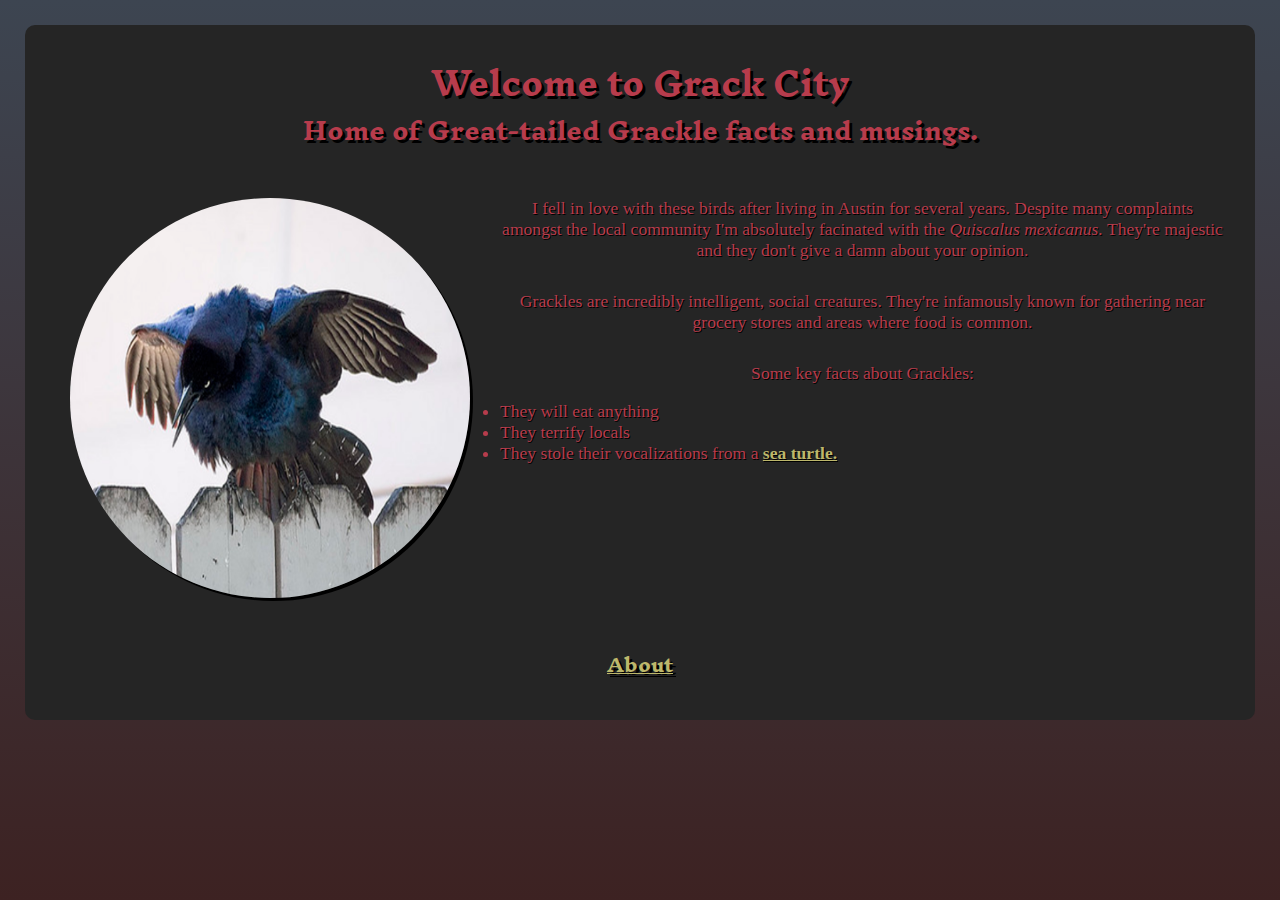
<file: index.html>
<!DOCTYPE html>
<html lang="en">

<head>
    <title>GRACKLES</title>
    <meta charset="UTF-8">
    <meta name="viewport" content="width=device-width, initial-scale=1">
    <link href="style.css" rel="stylesheet">
    <link href="https://fonts.googleapis.com/css?family=Inknut+Antiqua" rel="stylesheet">
</head>

<body>
    <header class="fixed-container">
        <h1>Welcome to Grack City</h1>
        <h2>Home of Great-tailed Grackle facts and musings.</h2>
    </header>




    <section>
        <a href="https://en.wikipedia.org/wiki/Great-tailed_grackle" target=".unknown"><img id="image" src="media/GrackleFlexin.png" alt="Menacing Grackle"></a>

        <p>I fell in love with these birds after living in Austin for several years. Despite many complaints amongst the local community I'm absolutely facinated with
            the <em>Quiscalus mexicanus.</em> They're majestic and they don't give a damn about your opinion.</p>

        <p>Grackles are incredibly intelligent, social creatures. They're infamously known for gathering near grocery stores and areas where food is common.

        <p>Some key facts about Grackles:</p>

        <ul>
            <li>They will eat anything</li>
            <li>They terrify locals</li>
            <li>They stole their vocalizations from a <a href="http://yourshot.nationalgeographic.com/photos/8113694/" target=".unknown"><strong> sea turtle.</strong></a></li>

        </ul>
    </section>


    <footer>
        <h3>
            <nav><a href="about.html">About</a></nav>
        </h3>
    </footer>

</body>

</html>
</file>
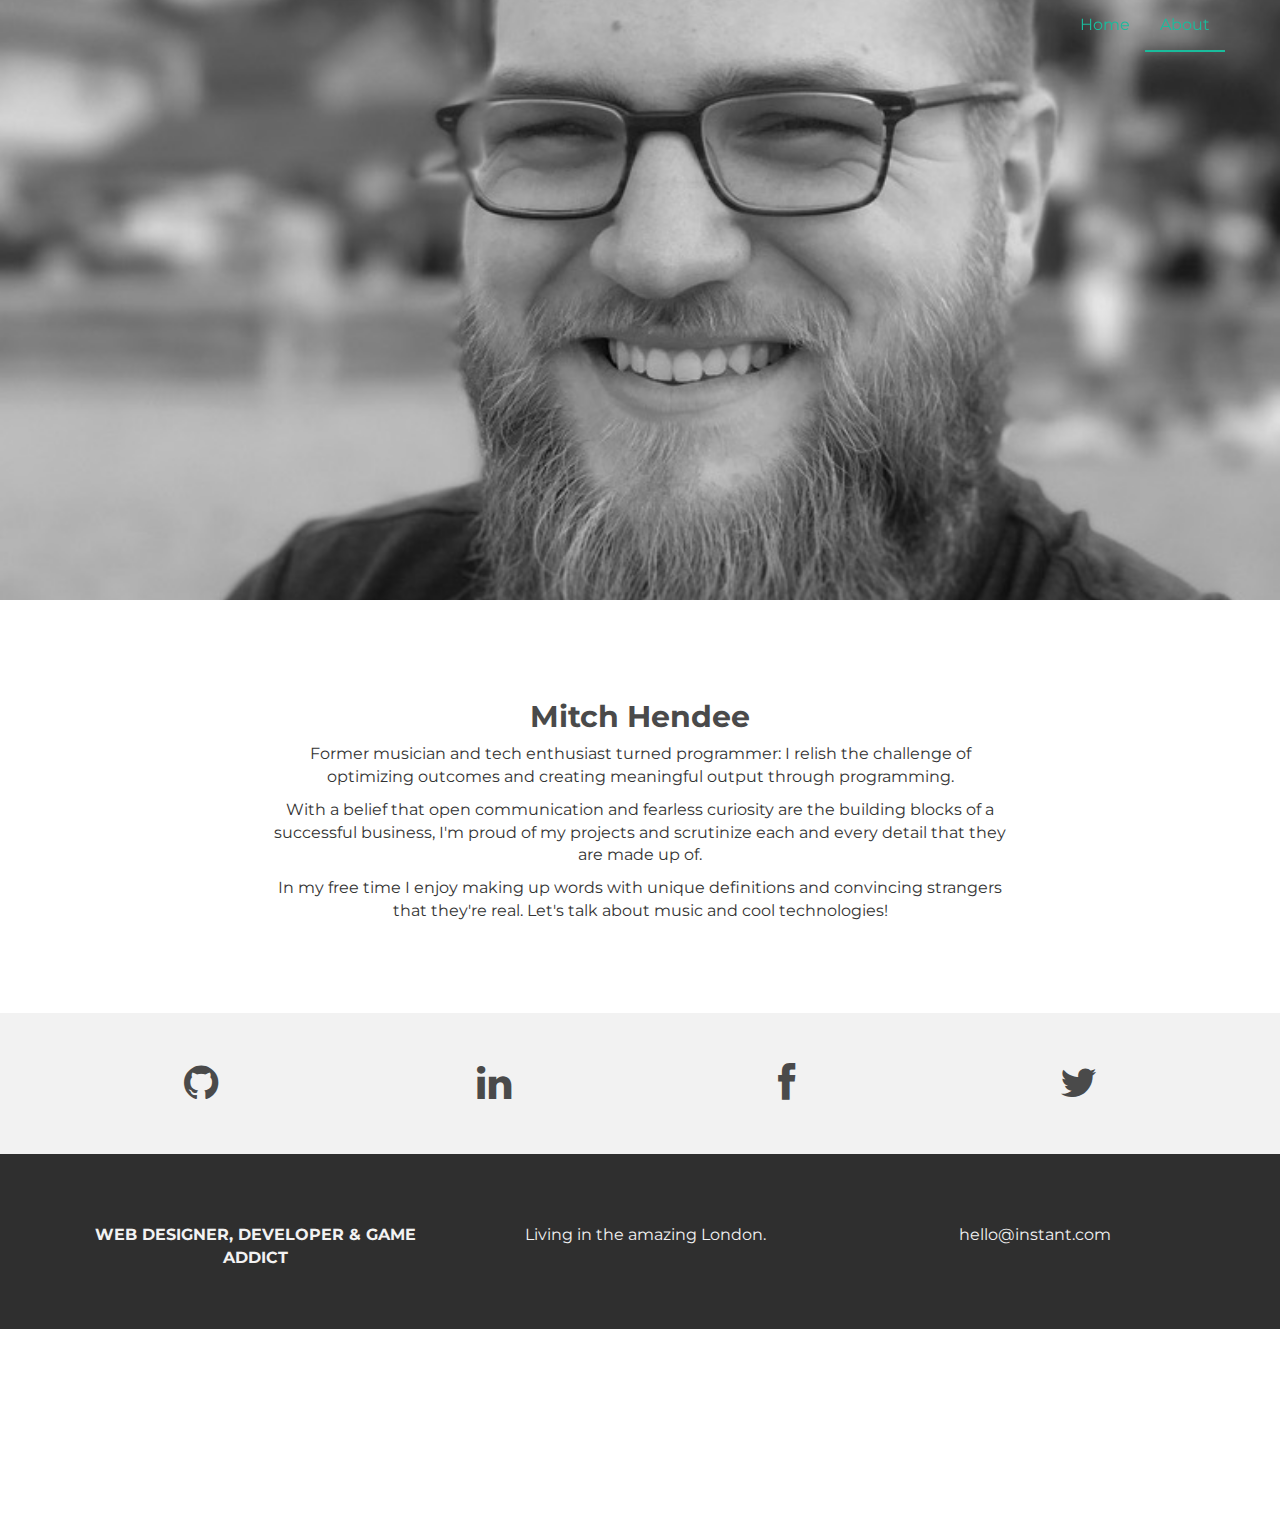
<file: about.html>
<!DOCTYPE html>
<html lang="en">
  <head>
    <meta charset="utf-8">
    <meta http-equiv="X-UA-Compatible" content="IE=edge">
    <meta name="viewport" content="width=device-width, initial-scale=1">
    <meta name="description" content="">
    <meta name="author" content="">
    <link rel="shortcut icon" href="assets/ico/favicon.ico">

    <title>About Me</title>

    <!-- Bootstrap core CSS -->
    <link href="assets/css/bootstrap.css" rel="stylesheet">

    <!-- Custom styles for this template -->
    <link href="assets/css/style.css" rel="stylesheet">
    <link href="assets/css/font-awesome.min.css" rel="stylesheet">

    <!-- Just for debugging purposes. Don't actually copy this line! -->
    <!--[if lt IE 9]><script src="../../assets/js/ie8-responsive-file-warning.js"></script><![endif]-->

    <!-- HTML5 shim and Respond.js IE8 support of HTML5 elements and media queries -->
    <!--[if lt IE 9]>
      <script src="https://oss.maxcdn.com/libs/html5shiv/3.7.0/html5shiv.js"></script>
      <script src="https://oss.maxcdn.com/libs/respond.js/1.4.2/respond.min.js"></script>
    <![endif]-->
  </head>

  <body>

    <!-- Static navbar -->
    <div class="navbar navbar-default navbar-fixed-top" role="navigation">
      <div class="container">
        <div class="navbar-header">
          <button type="button" class="navbar-toggle" data-toggle="collapse" data-target=".navbar-collapse">
            <span class="sr-only">Toggle navigation</span>
            <span class="icon-bar"></span>
            <span class="icon-bar"></span>
            <span class="icon-bar"></span>
          </button>
        </div>
        <div class="navbar-collapse collapse">
          <ul class="nav navbar-nav navbar-right">
            <li><a href="index.html">Home</a></li>
            <li class="active"><a href="about.html">About</a></li>
            
          </ul>
        </div><!--/.nav-collapse -->
      </div>
    </div>


	<div id="aboutwrap">
	    <div class="container">
			<div class="row">
				<div class="col-lg-6 col-lg-offset-3">
				</div>
			</div><! --/row -->
	    </div> <!-- /container -->
	</div><! --/aboutwrap -->
	
	<div class="container">
		<div class="row centered mt mb">
			<div class="col-lg-8 col-lg-offset-2">
				<h2>Mitch Hendee</h2>
				<p>Former musician and tech enthusiast turned programmer: I relish the challenge of optimizing outcomes and creating meaningful output through programming. </p>
        <p>
        With a belief that open communication and fearless curiosity are the building blocks of a successful business, I'm proud of my projects and scrutinize each and every detail that they are made up of. 
      </p>
      <p>
        In my free time I enjoy making up words with unique definitions and convincing strangers that they're real. Let's talk about music and cool technologies! 
      </p>
			</div>

		</div><! --/row -->
	</div><! --/container -->
	
	<div id="social">
		<div class="container">
			<div class="row centered">
				<div class="col-lg-3">
					<a href="https://github.com/kunomaclis"><i class="fa fa-github"></i></a>
				</div>
				<div class="col-lg-3">
					<a href="https://www.linkedin.com/in/mhendee/"><i class="fa fa-linkedin"></i></a>
        </div>
        <div class="col-lg-3">
					<a href="https://www.facebook.com/Agememnon15"><i class="fa fa-facebook"></i></a>
				</div>
				<div class="col-lg-3">
					<a href="https://twitter.com/377_4432"><i class="fa fa-twitter"></i></a>
				</div>
			
			</div><! --/row -->
		</div><! --/container -->
	</div><! --/social -->

	<div id="footerwrap">
		<div class="container">
			<div class="row centered">
				<div class="col-lg-4">
					<p><b>WEB DESIGNER, DEVELOPER & GAME ADDICT</b></p>
				</div>
			
				<div class="col-lg-4">
					<p>Living in the amazing London.</p>
				</div>
				<div class="col-lg-4">
					<p>hello@instant.com</p>
				</div>
			
			</div>
		
		</div>
	</div><! --/footerwrap -->
	


    <!-- Bootstrap core JavaScript
    ================================================== -->
    <!-- Placed at the end of the document so the pages load faster -->
    <script src="https://ajax.googleapis.com/ajax/libs/jquery/1.11.0/jquery.min.js"></script>
    <script src="assets/js/bootstrap.min.js"></script>
  </body>
</html>
</file>
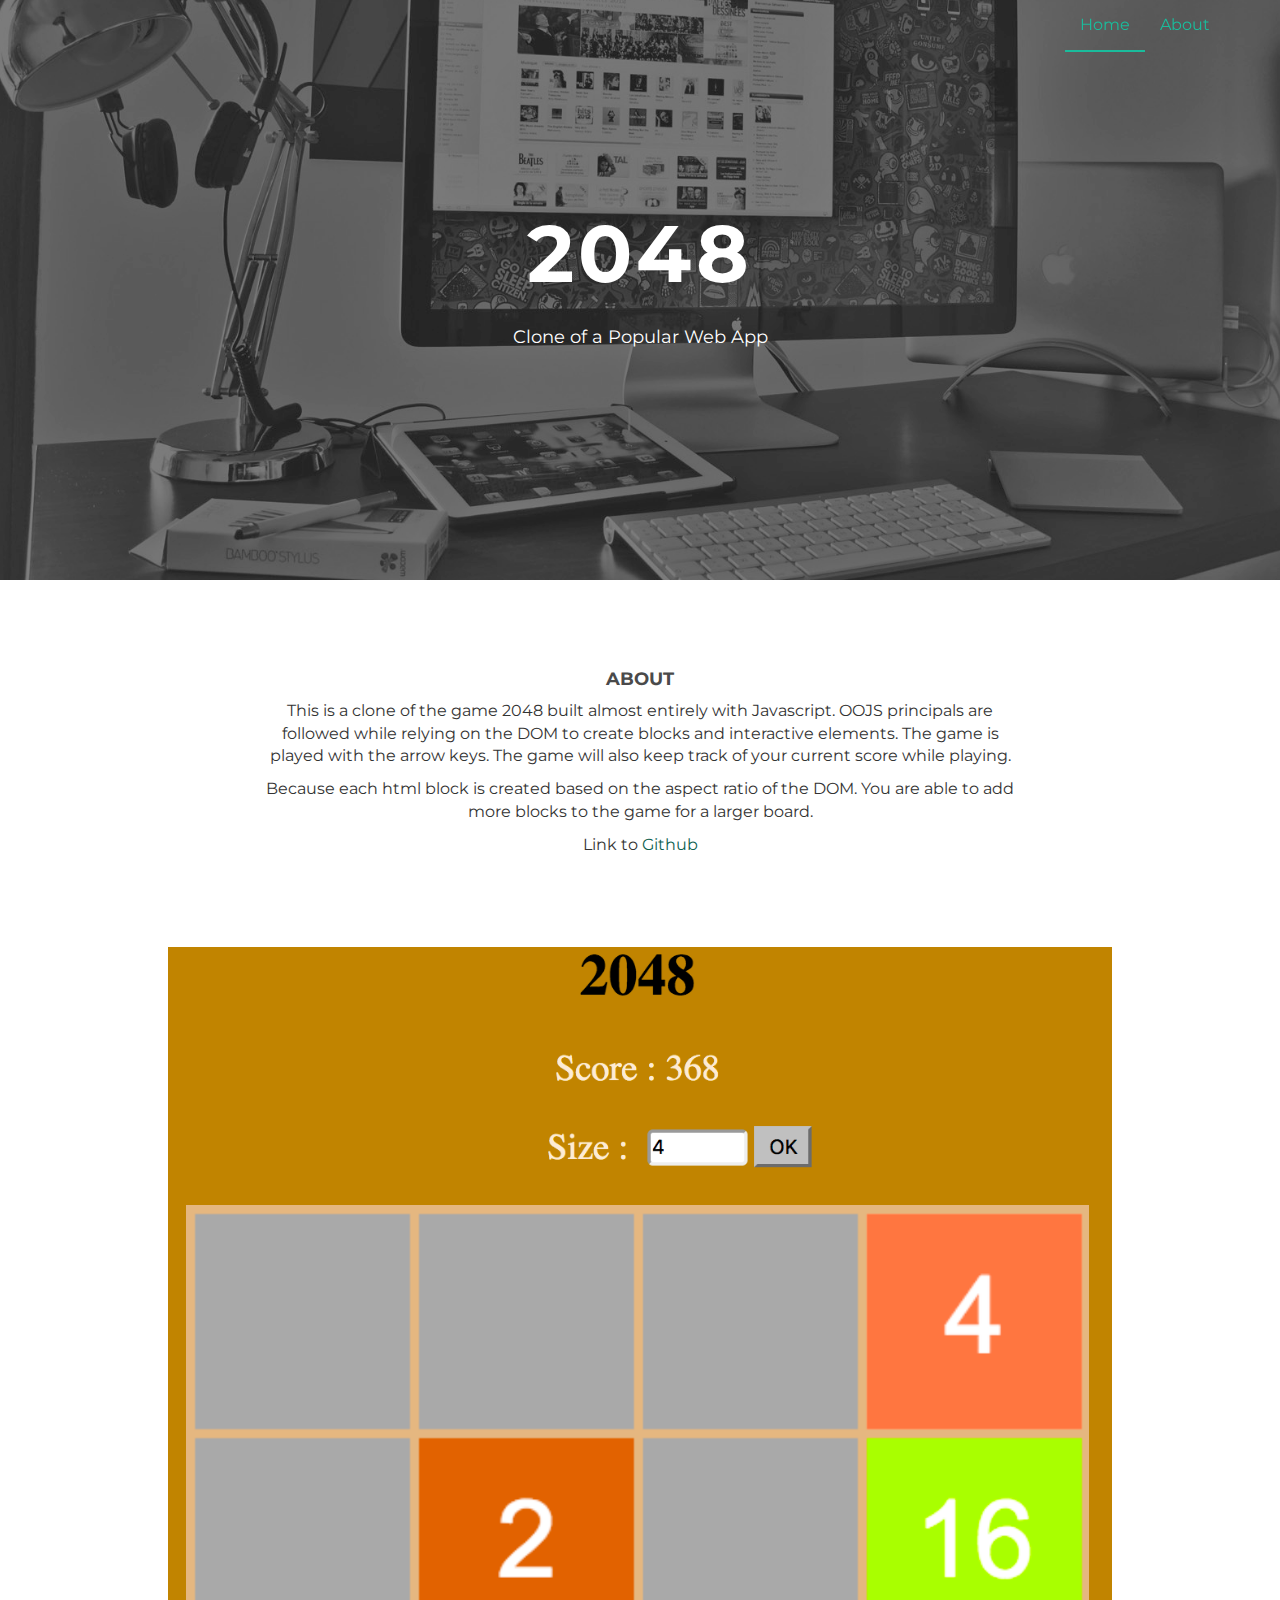
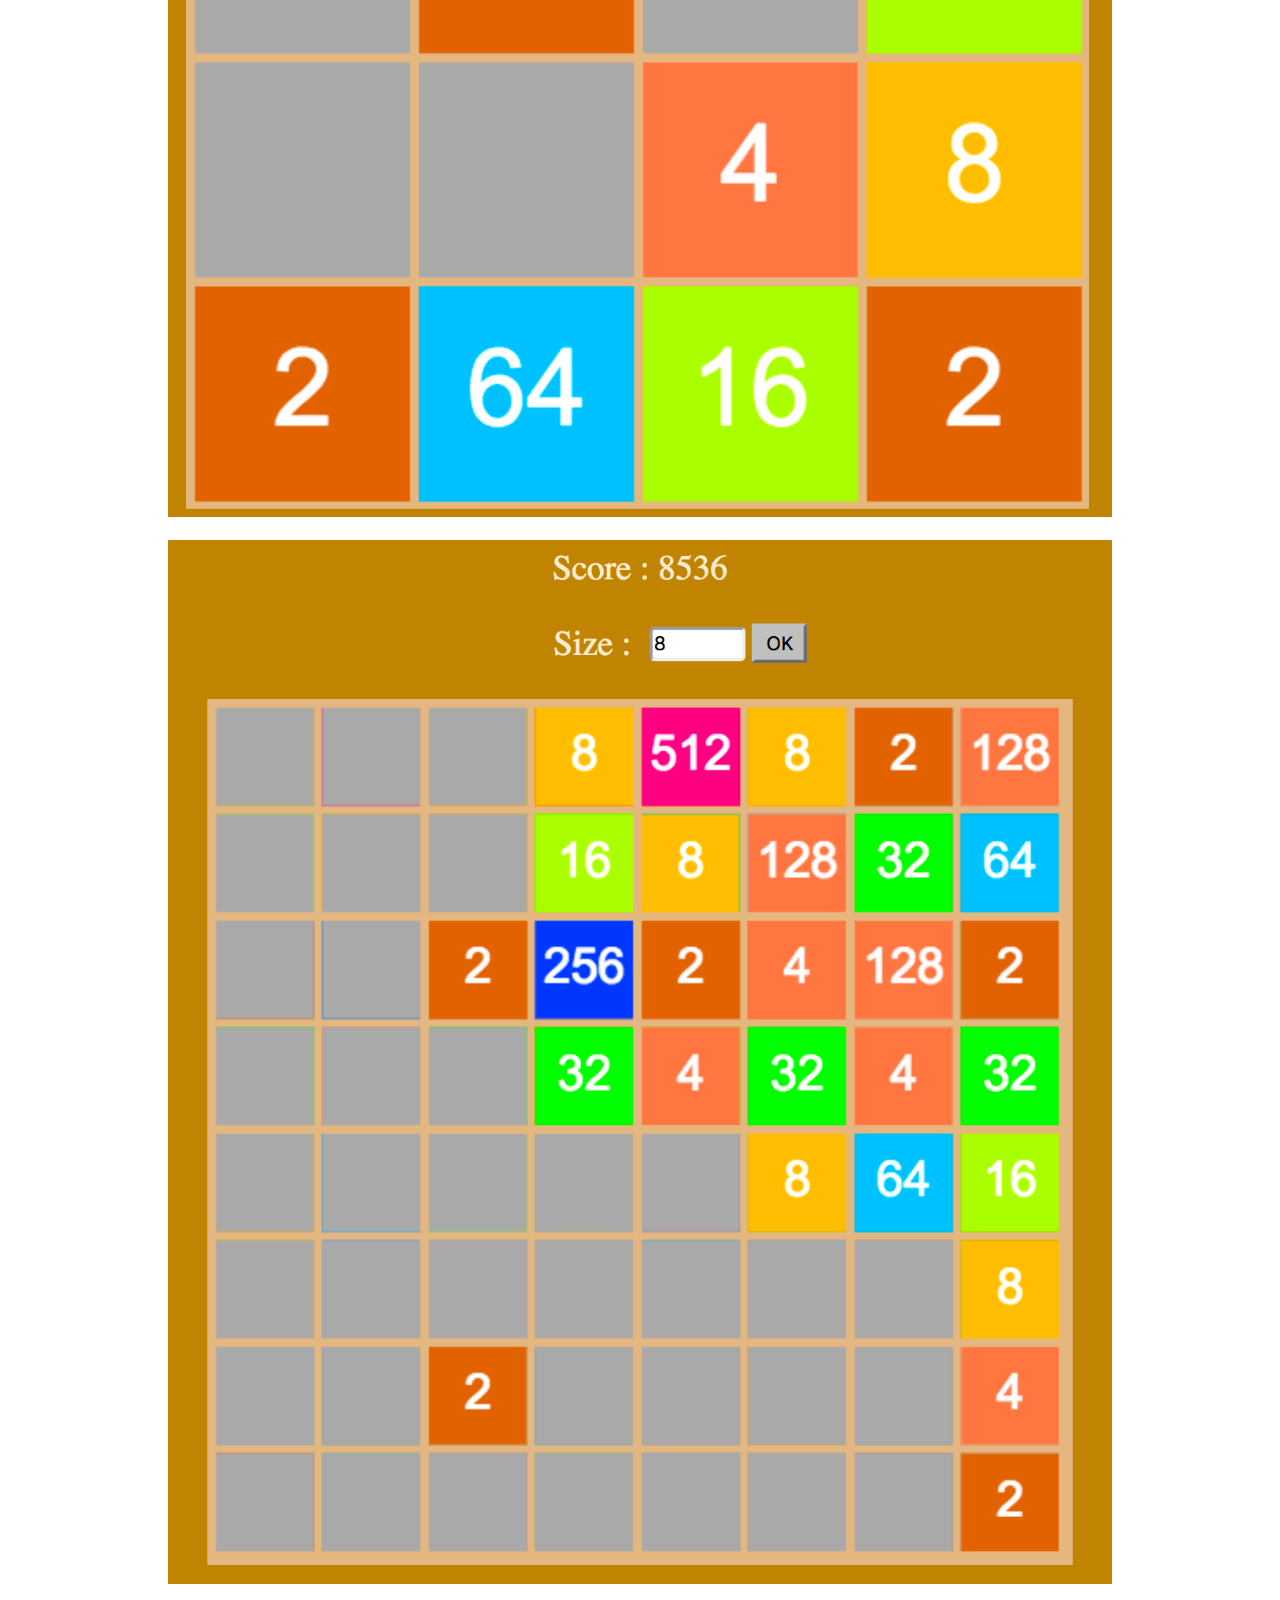
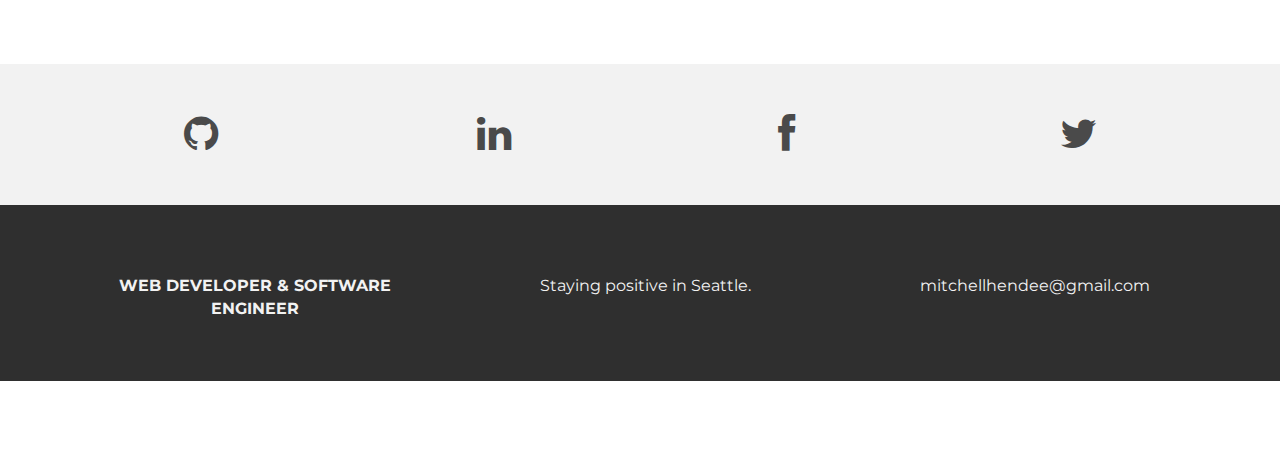
<file: p2048ish.html>
<!DOCTYPE html>
<html lang="en">
  <head>
    <meta charset="utf-8">
    <meta http-equiv="X-UA-Compatible" content="IE=edge">
    <meta name="viewport" content="width=device-width, initial-scale=1">
    <meta name="description" content="">
    <meta name="author" content="">
    <link rel="shortcut icon" href="assets/ico/favicon.ico">

    <title>Project</title>

    <!-- Bootstrap core CSS -->
    <link href="assets/css/bootstrap.css" rel="stylesheet">

    <!-- Custom styles for this template -->
    <link href="assets/css/style.css" rel="stylesheet">
    <link href="assets/css/font-awesome.min.css" rel="stylesheet">

    <!-- Just for debugging purposes. Don't actually copy this line! -->
    <!--[if lt IE 9]><script src="../../assets/js/ie8-responsive-file-warning.js"></script><![endif]-->

    <!-- HTML5 shim and Respond.js IE8 support of HTML5 elements and media queries -->
    <!--[if lt IE 9]>
      <script src="https://oss.maxcdn.com/libs/html5shiv/3.7.0/html5shiv.js"></script>
      <script src="https://oss.maxcdn.com/libs/respond.js/1.4.2/respond.min.js"></script>
    <![endif]-->
  </head>

  <body>

    <!-- Static navbar -->
    <div class="navbar navbar-default navbar-fixed-top" role="navigation">
      <div class="container">
        <div class="navbar-header">
          <button type="button" class="navbar-toggle" data-toggle="collapse" data-target=".navbar-collapse">
            <span class="sr-only">Toggle navigation</span>
            <span class="icon-bar"></span>
            <span class="icon-bar"></span>
            <span class="icon-bar"></span>
          </button>
        </div>
        <div class="navbar-collapse collapse">
          <ul class="nav navbar-nav navbar-right">
            <li class="active"><a href="index.html">Home</a></li>
            <li><a href="about.html">About</a></li>
           
          </ul>
        </div><!--/.nav-collapse -->
      </div>
    </div>


	<div id="workwrap">
	    <div class="container">
			<div class="row">
				<div class="col-lg-6 col-lg-offset-3">
					<h1>2048</h1>
					<h4>Clone of a Popular Web App</h4>
				</div>
			</div><! --/row -->
	    </div> <!-- /container -->
	</div><! --/workwrap -->
	
	<section id="works"></section>
	<div class="container">
		<div class="row centered mt mb">
			<div class="col-lg-8 col-lg-offset-2">
				<h4>ABOUT</h4>
				<p>This is a clone of the game 2048 built almost entirely with Javascript. OOJS principals are followed while relying on the DOM to create blocks and interactive elements. The game is played with the arrow keys. The game will also keep track of your current score while playing.
        </p>
        <p>Because each html block is created based on the aspect ratio of the DOM. You are able to add more blocks to the game for a larger board.</p>

        <p>Link to <a href="https://github.com/kunomaclis/2048ish" target="_blank"> Github</a></p>
			</div>
			<div class="col-lg-10 col-lg-offset-1 mt">
				<img class="img-responsive" src="assets/img/2048.jpg">
				<br>
				<img class="img-responsive" src="assets/img/2048Big.jpg">
			</div>

		</div><! --/row -->
	</div><! --/container -->
	
	<div id="social">
		<div class="container">
			<div class="row centered">
				<div class="col-lg-3">
					<a href="https://github.com/kunomaclis"><i class="fa fa-github"></i></a>
				</div>
				<div class="col-lg-3">
					<a href="https://www.linkedin.com/in/mhendee/"><i class="fa fa-linkedin"></i></a>
        </div>
        <div class="col-lg-3">
					<a href="https://www.facebook.com/Agememnon15"><i class="fa fa-facebook"></i></a>
				</div>
				<div class="col-lg-3">
					<a href="https://twitter.com/377_4432"><i class="fa fa-twitter"></i></a>
				</div>
			
			</div><! --/row -->
		</div><! --/container -->
	</div><! --/social -->

	<div id="footerwrap">
		<div class="container">
			<div class="row centered">
				<div class="col-lg-4">
					<p><b>WEB DEVELOPER & SOFTWARE ENGINEER</b></p>
				</div>
			
				<div class="col-lg-4">
					<p>Staying positive in Seattle.</p>
				</div>
				<div class="col-lg-4">
					<p>mitchellhendee@gmail.com</p>
				</div>
			
			</div>
		
		</div>
	</div><! --/footerwrap -->
	


    <!-- Bootstrap core JavaScript
    ================================================== -->
    <!-- Placed at the end of the document so the pages load faster -->
    <script src="https://ajax.googleapis.com/ajax/libs/jquery/1.11.0/jquery.min.js"></script>
    <script src="assets/js/bootstrap.min.js"></script>
  </body>
</html>
</file>
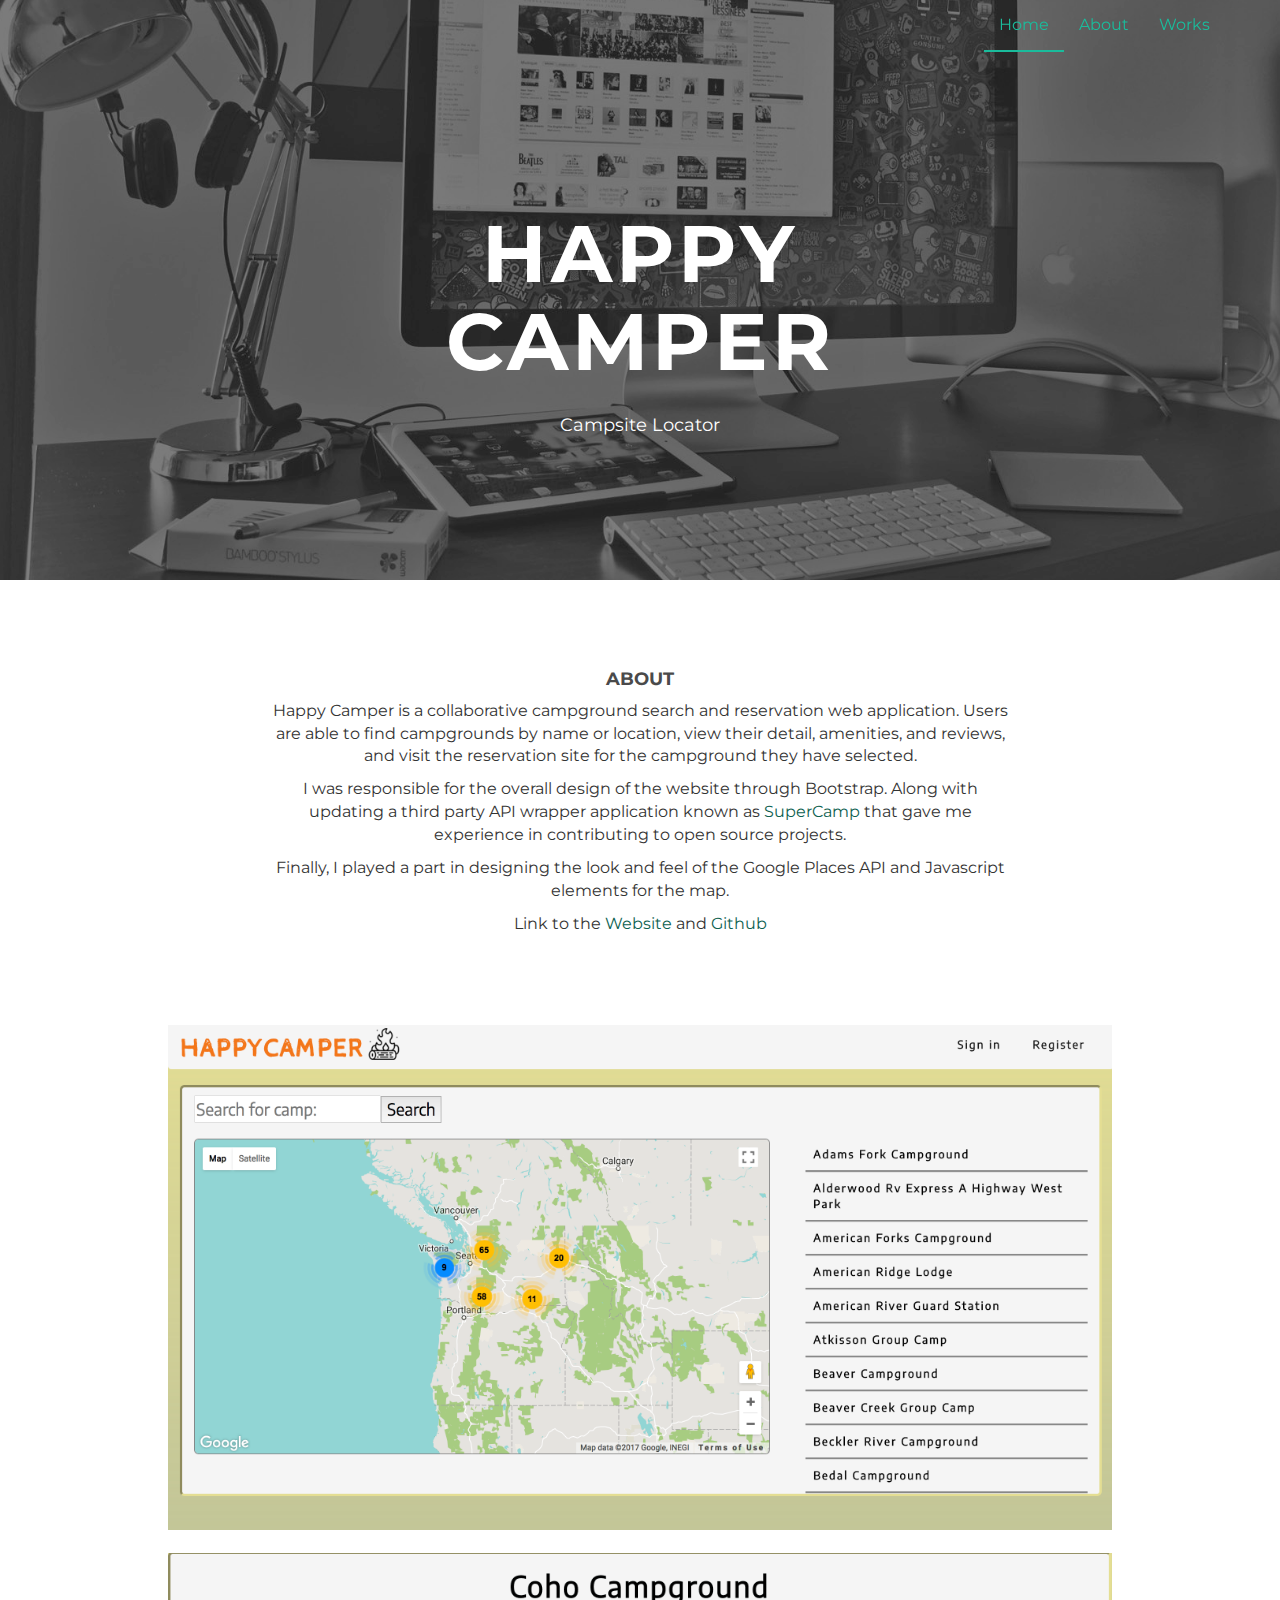
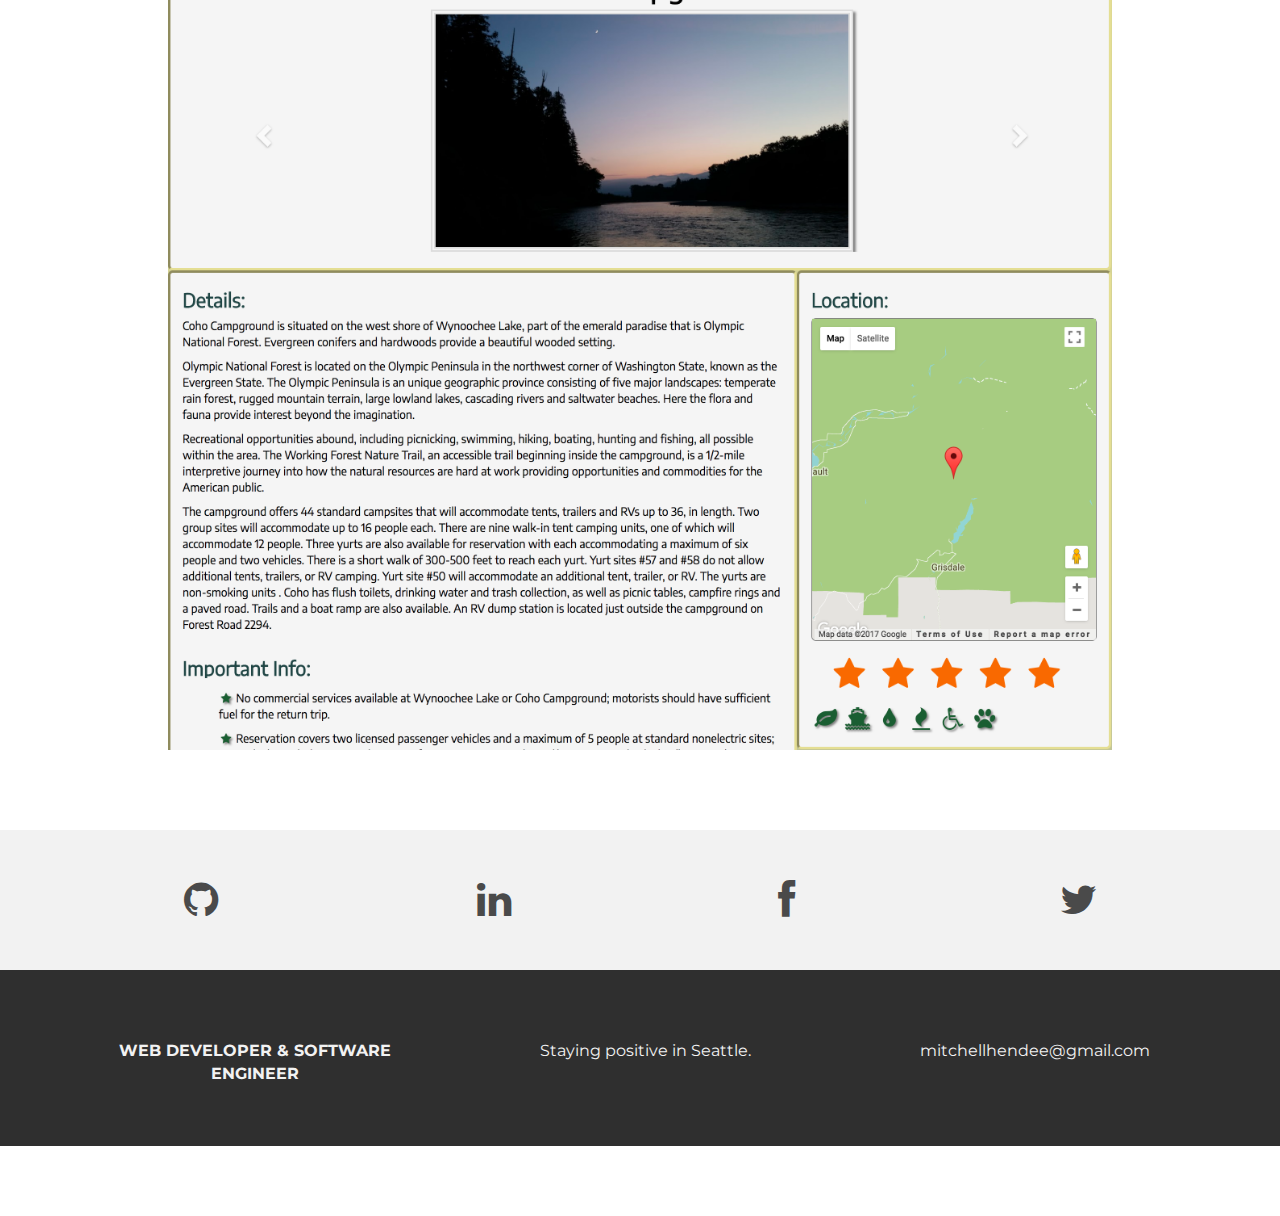
<file: pHappyCamper.2.html>
<!DOCTYPE html>
<html lang="en">
  <head>
    <meta charset="utf-8">
    <meta http-equiv="X-UA-Compatible" content="IE=edge">
    <meta name="viewport" content="width=device-width, initial-scale=1">
    <meta name="description" content="">
    <meta name="author" content="">
    <link rel="shortcut icon" href="assets/ico/favicon.ico">

    <title>Project</title>

    <!-- Bootstrap core CSS -->
    <link href="assets/css/bootstrap.css" rel="stylesheet">

    <!-- Custom styles for this template -->
    <link href="assets/css/style.css" rel="stylesheet">
    <link href="assets/css/font-awesome.min.css" rel="stylesheet">

    <!-- Just for debugging purposes. Don't actually copy this line! -->
    <!--[if lt IE 9]><script src="../../assets/js/ie8-responsive-file-warning.js"></script><![endif]-->

    <!-- HTML5 shim and Respond.js IE8 support of HTML5 elements and media queries -->
    <!--[if lt IE 9]>
      <script src="https://oss.maxcdn.com/libs/html5shiv/3.7.0/html5shiv.js"></script>
      <script src="https://oss.maxcdn.com/libs/respond.js/1.4.2/respond.min.js"></script>
    <![endif]-->
  </head>

  <body>

    <!-- Static navbar -->
    <div class="navbar navbar-default navbar-fixed-top" role="navigation">
      <div class="container">
        <div class="navbar-header">
          <button type="button" class="navbar-toggle" data-toggle="collapse" data-target=".navbar-collapse">
            <span class="sr-only">Toggle navigation</span>
            <span class="icon-bar"></span>
            <span class="icon-bar"></span>
            <span class="icon-bar"></span>
          </button>
        </div>
        <div class="navbar-collapse collapse">
          <ul class="nav navbar-nav navbar-right">
            <li class="active"><a href="index.html">Home</a></li>
            <li><a href="about.html">About</a></li>
            <li><a href="#works">Works</a></li>
          </ul>
        </div><!--/.nav-collapse -->
      </div>
    </div>


	<div id="workwrap">
	    <div class="container">
			<div class="row">
				<div class="col-lg-6 col-lg-offset-3">
					<h1>HAPPY CAMPER</h1>
					<h4>Campsite Locator</h4>
				</div>
			</div><! --/row -->
	    </div> <!-- /container -->
	</div><! --/workwrap -->
	
	<section id="works"></section>
	<div class="container">
		<div class="row centered mt mb">
			<div class="col-lg-8 col-lg-offset-2">
				<h4>ABOUT</h4>
				<p>Happy Camper is a collaborative campground search and reservation web application. Users are able to find campgrounds by name or location, view their detail, amenities, and reviews, and visit the reservation site for the campground they have selected.
        </p>
        <p>I was responsible for the overall design of the website through Bootstrap. Along with updating a third party API wrapper application known as <a href="#">SuperCamp</a> that gave me experience in contributing to open source projects.</p>

        <p>Finally, I played a part in designing the look and feel of the Google Places API and Javascript elements for the map. </p>
        <p>Link to the <a href="https://happy-camper-skippers.herokuapp.com/">Website</a> and<a href="https://github.com/katymccloskey/happy-camper"> Github</a></p>
			</div>
			<div class="col-lg-10 col-lg-offset-1 mt">
				<img class="img-responsive" src="assets/img/hCampHome.jpg">
				<br>
				<img class="img-responsive" src="assets/img/hCampView.jpg">
			</div>

		</div><! --/row -->
	</div><! --/container -->
	
	<div id="social">
		<div class="container">
			<div class="row centered">
				<div class="col-lg-3">
					<a href="https://github.com/kunomaclis"><i class="fa fa-github"></i></a>
				</div>
				<div class="col-lg-3">
					<a href="https://www.linkedin.com/in/mhendee/"><i class="fa fa-linkedin"></i></a>
        </div>
        <div class="col-lg-3">
					<a href="https://www.facebook.com/Agememnon15"><i class="fa fa-facebook"></i></a>
				</div>
				<div class="col-lg-3">
					<a href="https://twitter.com/377_4432"><i class="fa fa-twitter"></i></a>
				</div>
			
			</div><! --/row -->
		</div><! --/container -->
	</div><! --/social -->

	<div id="footerwrap">
		<div class="container">
			<div class="row centered">
				<div class="col-lg-4">
					<p><b>WEB DEVELOPER & SOFTWARE ENGINEER</b></p>
				</div>
			
				<div class="col-lg-4">
					<p>Staying positive in Seattle.</p>
				</div>
				<div class="col-lg-4">
					<p>mitchellhendee@gmail.com</p>
				</div>
			
			</div>
		
		</div>
	</div><! --/footerwrap -->
	


    <!-- Bootstrap core JavaScript
    ================================================== -->
    <!-- Placed at the end of the document so the pages load faster -->
    <script src="https://ajax.googleapis.com/ajax/libs/jquery/1.11.0/jquery.min.js"></script>
    <script src="assets/js/bootstrap.min.js"></script>
  </body>
</html>
</file>
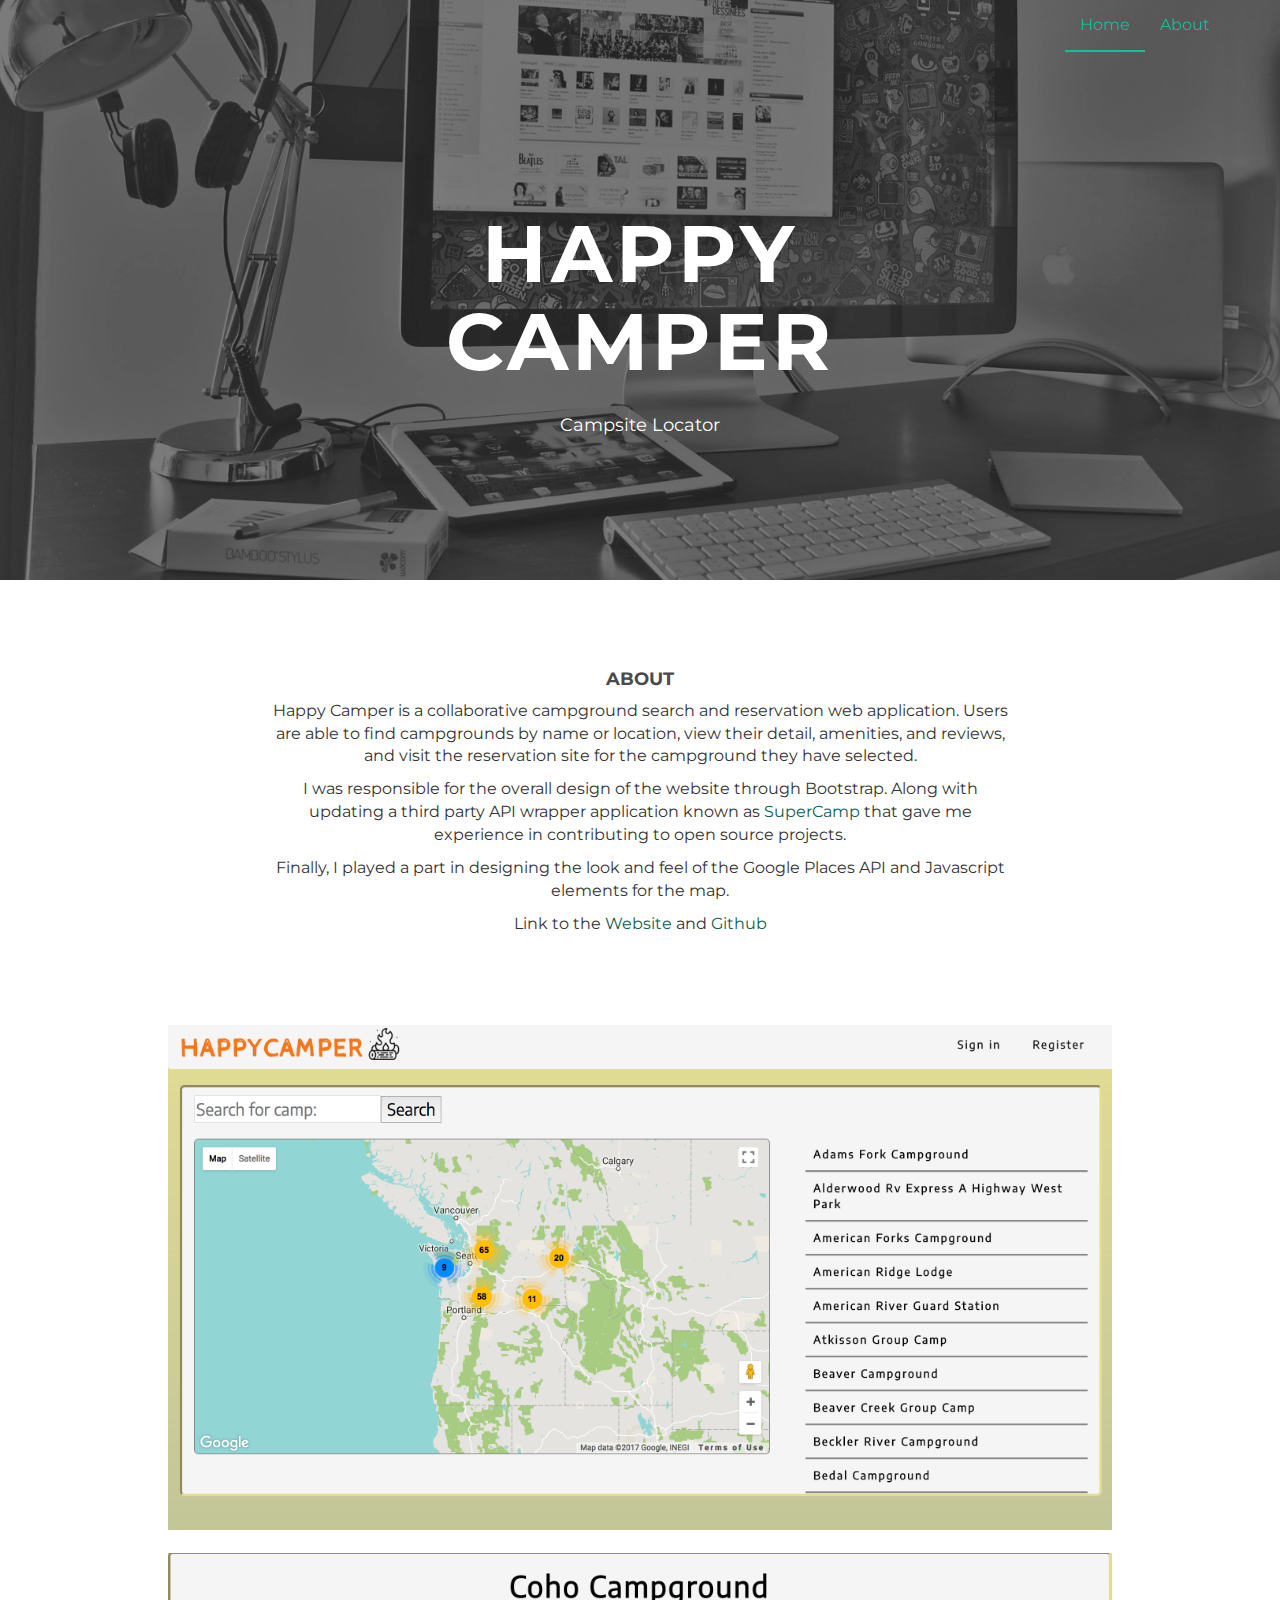
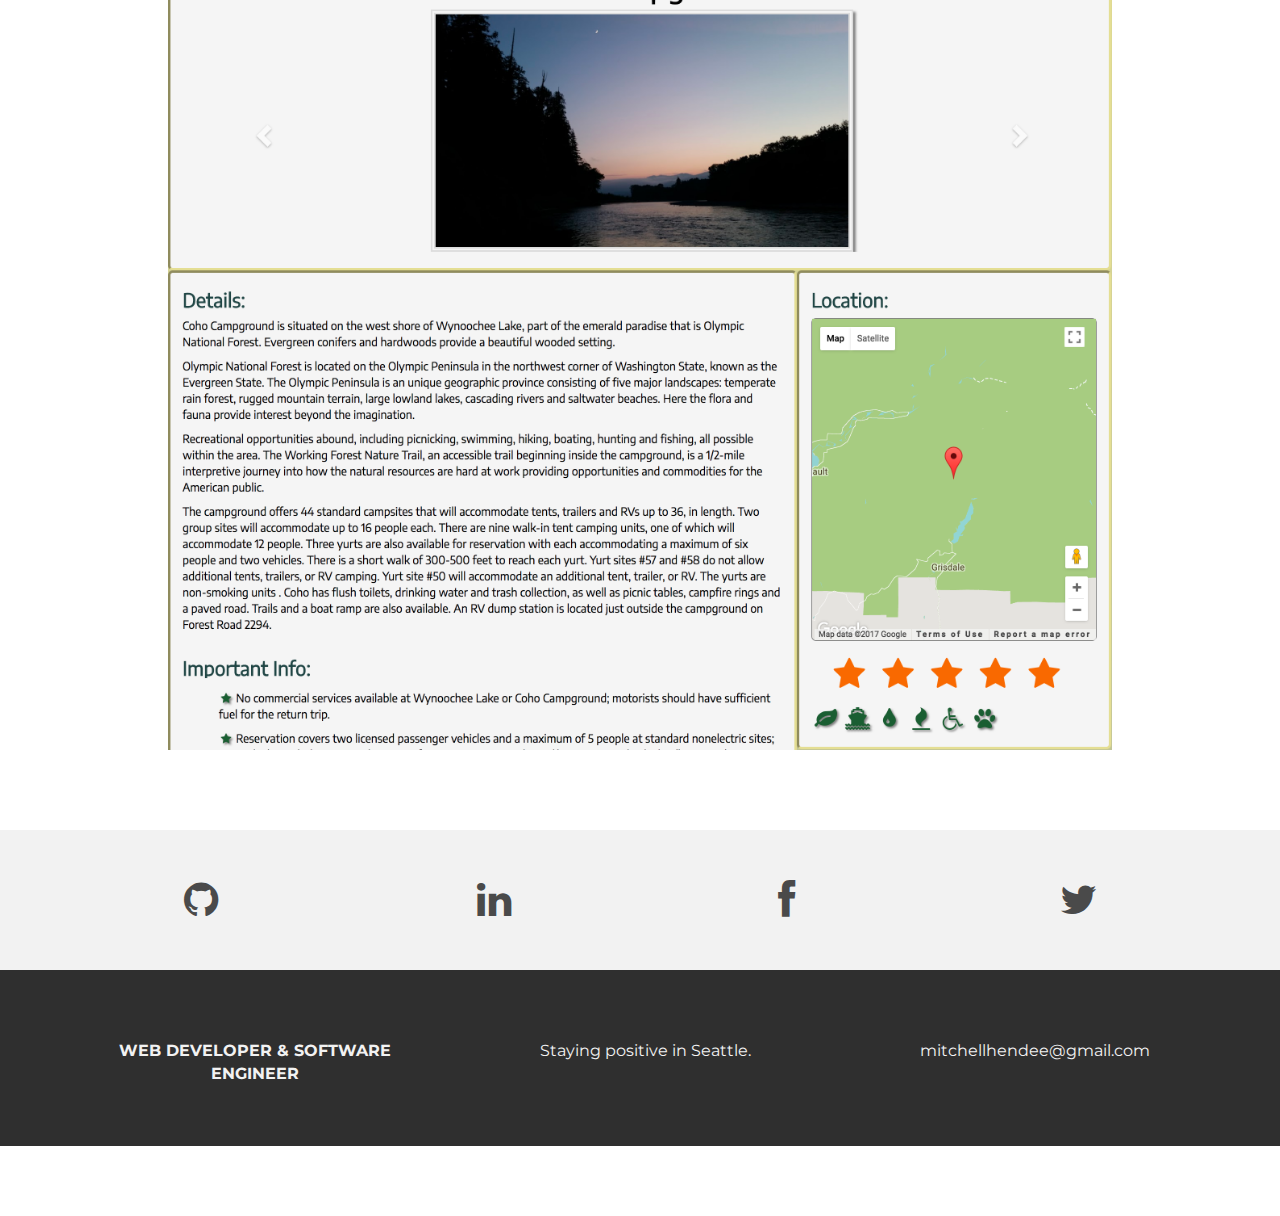
<file: pHappyCamper.html>
<!DOCTYPE html>
<html lang="en">
  <head>
    <meta charset="utf-8">
    <meta http-equiv="X-UA-Compatible" content="IE=edge">
    <meta name="viewport" content="width=device-width, initial-scale=1">
    <meta name="description" content="">
    <meta name="author" content="">
    <link rel="shortcut icon" href="assets/ico/favicon.ico">

    <title>Project</title>

    <!-- Bootstrap core CSS -->
    <link href="assets/css/bootstrap.css" rel="stylesheet">

    <!-- Custom styles for this template -->
    <link href="assets/css/style.css" rel="stylesheet">
    <link href="assets/css/font-awesome.min.css" rel="stylesheet">

    <!-- Just for debugging purposes. Don't actually copy this line! -->
    <!--[if lt IE 9]><script src="../../assets/js/ie8-responsive-file-warning.js"></script><![endif]-->

    <!-- HTML5 shim and Respond.js IE8 support of HTML5 elements and media queries -->
    <!--[if lt IE 9]>
      <script src="https://oss.maxcdn.com/libs/html5shiv/3.7.0/html5shiv.js"></script>
      <script src="https://oss.maxcdn.com/libs/respond.js/1.4.2/respond.min.js"></script>
    <![endif]-->
  </head>

  <body>

    <!-- Static navbar -->
    <div class="navbar navbar-default navbar-fixed-top" role="navigation">
      <div class="container">
        <div class="navbar-header">
          <button type="button" class="navbar-toggle" data-toggle="collapse" data-target=".navbar-collapse">
            <span class="sr-only">Toggle navigation</span>
            <span class="icon-bar"></span>
            <span class="icon-bar"></span>
            <span class="icon-bar"></span>
          </button>
        </div>
        <div class="navbar-collapse collapse">
          <ul class="nav navbar-nav navbar-right">
            <li class="active"><a href="index.html">Home</a></li>
            <li><a href="about.html">About</a></li>
           
          </ul>
        </div><!--/.nav-collapse -->
      </div>
    </div>


	<div id="workwrap">
	    <div class="container">
			<div class="row">
				<div class="col-lg-6 col-lg-offset-3">
					<h1>HAPPY CAMPER</h1>
					<h4>Campsite Locator</h4>
				</div>
			</div><! --/row -->
	    </div> <!-- /container -->
	</div><! --/workwrap -->
	
	<section id="works"></section>
	<div class="container">
		<div class="row centered mt mb">
			<div class="col-lg-8 col-lg-offset-2">
				<h4>ABOUT</h4>
				<p>Happy Camper is a collaborative campground search and reservation web application. Users are able to find campgrounds by name or location, view their detail, amenities, and reviews, and visit the reservation site for the campground they have selected.
        </p>
        <p>I was responsible for the overall design of the website through Bootstrap. Along with updating a third party API wrapper application known as <a href="https://github.com/davekrupinski/supercamp">SuperCamp</a> that gave me experience in contributing to open source projects.</p>

        <p>Finally, I played a part in designing the look and feel of the Google Places API and Javascript elements for the map. </p>
        <p>Link to the <a href="https://happy-camper-skippers.herokuapp.com/" target="_blank">Website</a> and<a href="https://github.com/katymccloskey/happy-camper" target="_blank"> Github</a></p>
			</div>
			<div class="col-lg-10 col-lg-offset-1 mt">
				<img class="img-responsive" src="assets/img/hCampHome.jpg">
				<br>
				<img class="img-responsive" src="assets/img/hCampView.jpg">
			</div>

		</div><! --/row -->
	</div><! --/container -->
	
	<div id="social">
		<div class="container">
			<div class="row centered">
				<div class="col-lg-3">
					<a href="https://github.com/kunomaclis"><i class="fa fa-github"></i></a>
				</div>
				<div class="col-lg-3">
					<a href="https://www.linkedin.com/in/mhendee/"><i class="fa fa-linkedin"></i></a>
        </div>
        <div class="col-lg-3">
					<a href="https://www.facebook.com/Agememnon15"><i class="fa fa-facebook"></i></a>
				</div>
				<div class="col-lg-3">
					<a href="https://twitter.com/377_4432"><i class="fa fa-twitter"></i></a>
				</div>
			
			</div><! --/row -->
		</div><! --/container -->
	</div><! --/social -->

	<div id="footerwrap">
		<div class="container">
			<div class="row centered">
				<div class="col-lg-4">
					<p><b>WEB DEVELOPER & SOFTWARE ENGINEER</b></p>
				</div>
			
				<div class="col-lg-4">
					<p>Staying positive in Seattle.</p>
				</div>
				<div class="col-lg-4">
					<p>mitchellhendee@gmail.com</p>
				</div>
			
			</div>
		
		</div>
	</div><! --/footerwrap -->
	


    <!-- Bootstrap core JavaScript
    ================================================== -->
    <!-- Placed at the end of the document so the pages load faster -->
    <script src="https://ajax.googleapis.com/ajax/libs/jquery/1.11.0/jquery.min.js"></script>
    <script src="assets/js/bootstrap.min.js"></script>
  </body>
</html>
</file>
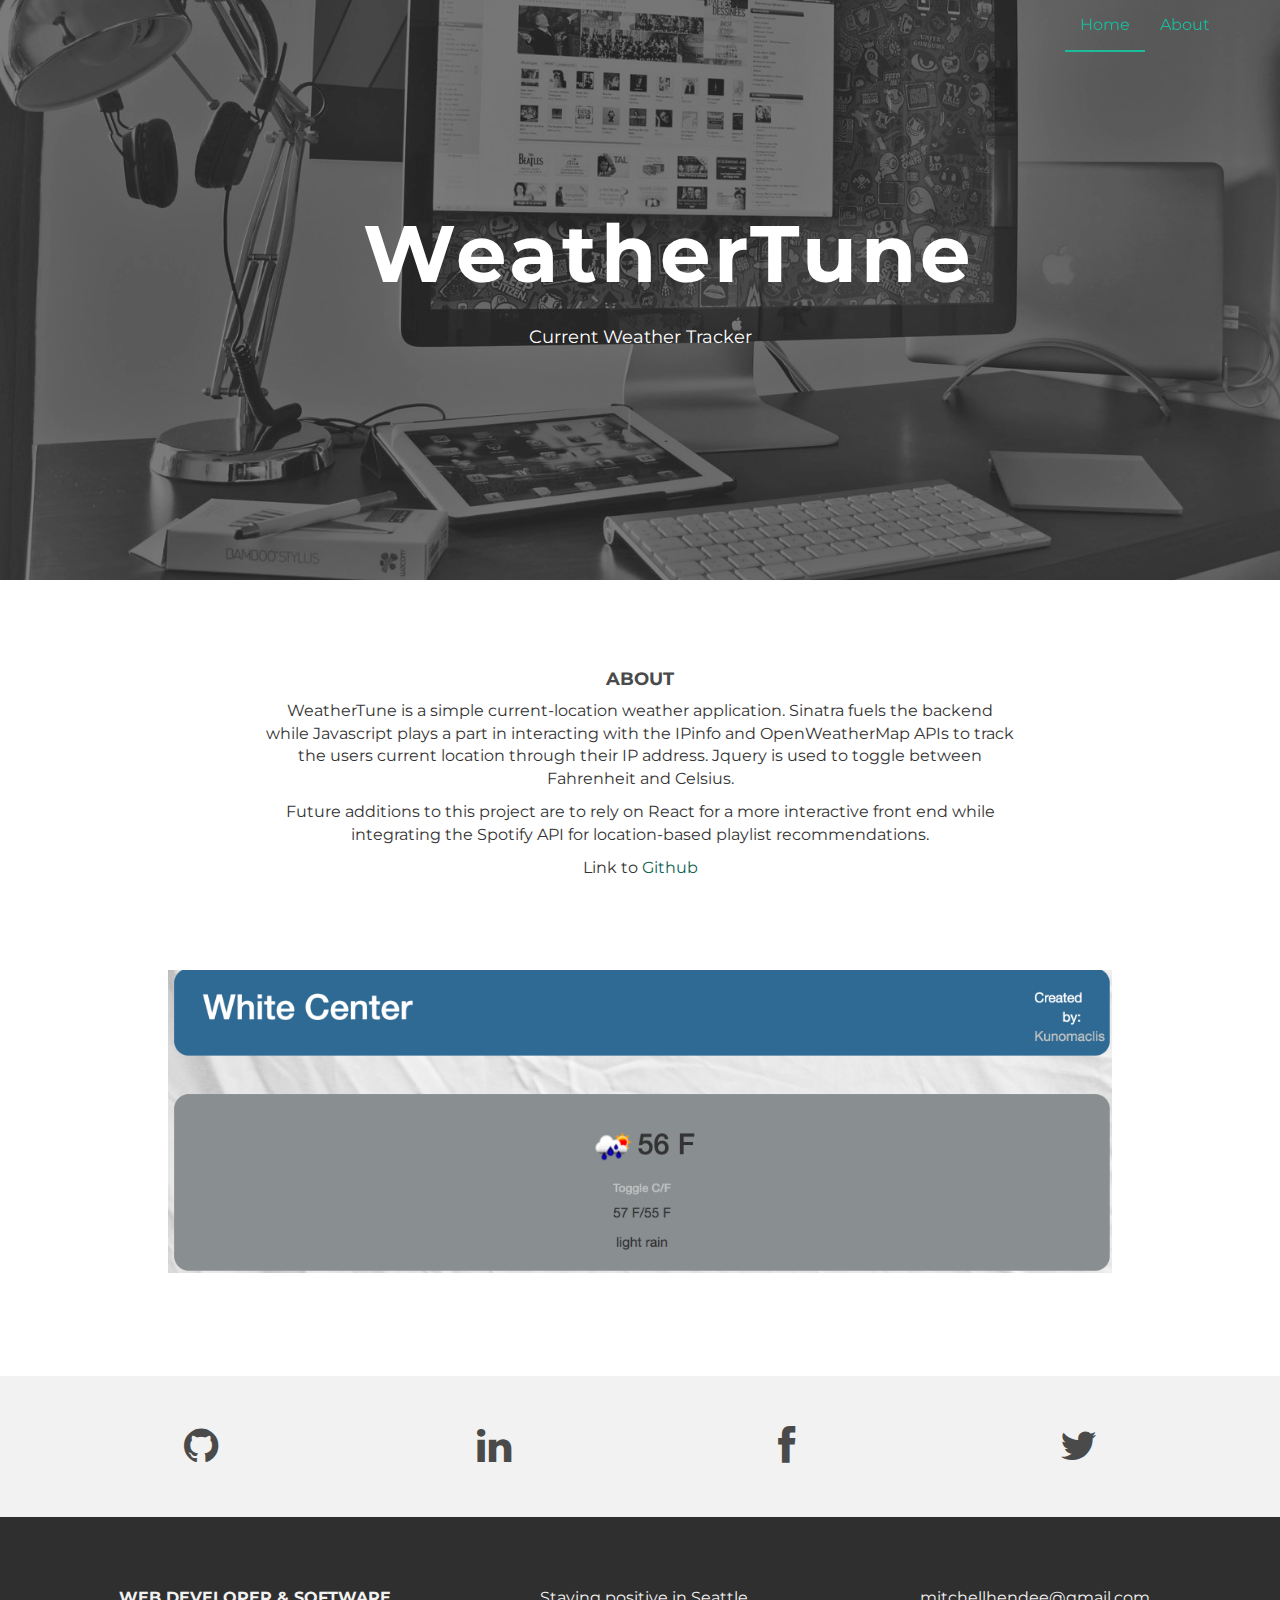
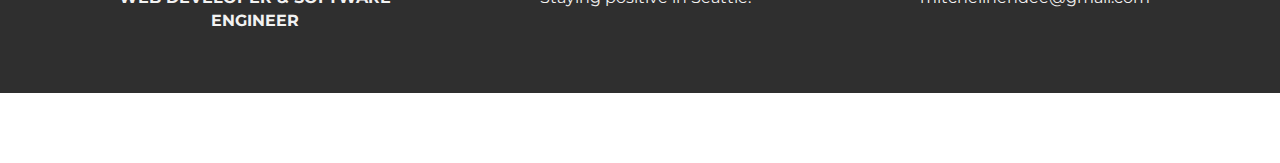
<file: pWeatherTune.html>
<!DOCTYPE html>
<html lang="en">
  <head>
    <meta charset="utf-8">
    <meta http-equiv="X-UA-Compatible" content="IE=edge">
    <meta name="viewport" content="width=device-width, initial-scale=1">
    <meta name="description" content="">
    <meta name="author" content="">
    <link rel="shortcut icon" href="assets/ico/favicon.ico">

    <title>Project</title>

    <!-- Bootstrap core CSS -->
    <link href="assets/css/bootstrap.css" rel="stylesheet">

    <!-- Custom styles for this template -->
    <link href="assets/css/style.css" rel="stylesheet">
    <link href="assets/css/font-awesome.min.css" rel="stylesheet">

    <!-- Just for debugging purposes. Don't actually copy this line! -->
    <!--[if lt IE 9]><script src="../../assets/js/ie8-responsive-file-warning.js"></script><![endif]-->

    <!-- HTML5 shim and Respond.js IE8 support of HTML5 elements and media queries -->
    <!--[if lt IE 9]>
      <script src="https://oss.maxcdn.com/libs/html5shiv/3.7.0/html5shiv.js"></script>
      <script src="https://oss.maxcdn.com/libs/respond.js/1.4.2/respond.min.js"></script>
    <![endif]-->
  </head>

  <body>

    <!-- Static navbar -->
    <div class="navbar navbar-default navbar-fixed-top" role="navigation">
      <div class="container">
        <div class="navbar-header">
          <button type="button" class="navbar-toggle" data-toggle="collapse" data-target=".navbar-collapse">
            <span class="sr-only">Toggle navigation</span>
            <span class="icon-bar"></span>
            <span class="icon-bar"></span>
            <span class="icon-bar"></span>
          </button>
        </div>
        <div class="navbar-collapse collapse">
          <ul class="nav navbar-nav navbar-right">
            <li class="active"><a href="index.html">Home</a></li>
            <li><a href="about.html">About</a></li>
          
          </ul>
        </div><!--/.nav-collapse -->
      </div>
    </div>


	<div id="workwrap">
	    <div class="container">
			<div class="row">
				<div class="col-lg-6 col-lg-offset-3">
					<h1>WeatherTune</h1>
					<h4>Current Weather Tracker</h4>
				</div>
			</div><! --/row -->
	    </div> <!-- /container -->
	</div><! --/workwrap -->
	
	<section id="works"></section>
	<div class="container">
		<div class="row centered mt mb">
			<div class="col-lg-8 col-lg-offset-2">
				<h4>ABOUT</h4>
				<p>WeatherTune is a simple current-location weather application. Sinatra fuels the backend while Javascript plays a part in interacting with the IPinfo and OpenWeatherMap APIs to track the users current location through their IP address. Jquery is used to toggle between Fahrenheit and Celsius.
        </p>

        <p>Future additions to this project are to rely on React for a more interactive front end while integrating the Spotify API for location-based playlist recommendations. </p>
        <p>Link to <a href="https://github.com/kunomaclis/weather-tune" target="_blank"> Github</a></p>
			</div>
			<div class="col-lg-10 col-lg-offset-1 mt">
				<img class="img-responsive" src="assets/img/wTune.jpg">
				<br>
			</div>

		</div><! --/row -->
	</div><! --/container -->
	
	<div id="social">
		<div class="container">
			<div class="row centered">
				<div class="col-lg-3">
					<a href="https://github.com/kunomaclis"><i class="fa fa-github"></i></a>
				</div>
				<div class="col-lg-3">
					<a href="https://www.linkedin.com/in/mhendee/"><i class="fa fa-linkedin"></i></a>
        </div>
        <div class="col-lg-3">
					<a href="https://www.facebook.com/Agememnon15"><i class="fa fa-facebook"></i></a>
				</div>
				<div class="col-lg-3">
					<a href="https://twitter.com/377_4432"><i class="fa fa-twitter"></i></a>
				</div>
			
			</div><! --/row -->
		</div><! --/container -->
	</div><! --/social -->

	<div id="footerwrap">
		<div class="container">
			<div class="row centered">
				<div class="col-lg-4">
					<p><b>WEB DEVELOPER & SOFTWARE ENGINEER</b></p>
				</div>
			
				<div class="col-lg-4">
					<p>Staying positive in Seattle.</p>
				</div>
				<div class="col-lg-4">
					<p>mitchellhendee@gmail.com</p>
				</div>
			
			</div>
		
		</div>
	</div><! --/footerwrap -->
	


    <!-- Bootstrap core JavaScript
    ================================================== -->
    <!-- Placed at the end of the document so the pages load faster -->
    <script src="https://ajax.googleapis.com/ajax/libs/jquery/1.11.0/jquery.min.js"></script>
    <script src="assets/js/bootstrap.min.js"></script>
  </body>
</html>
</file>
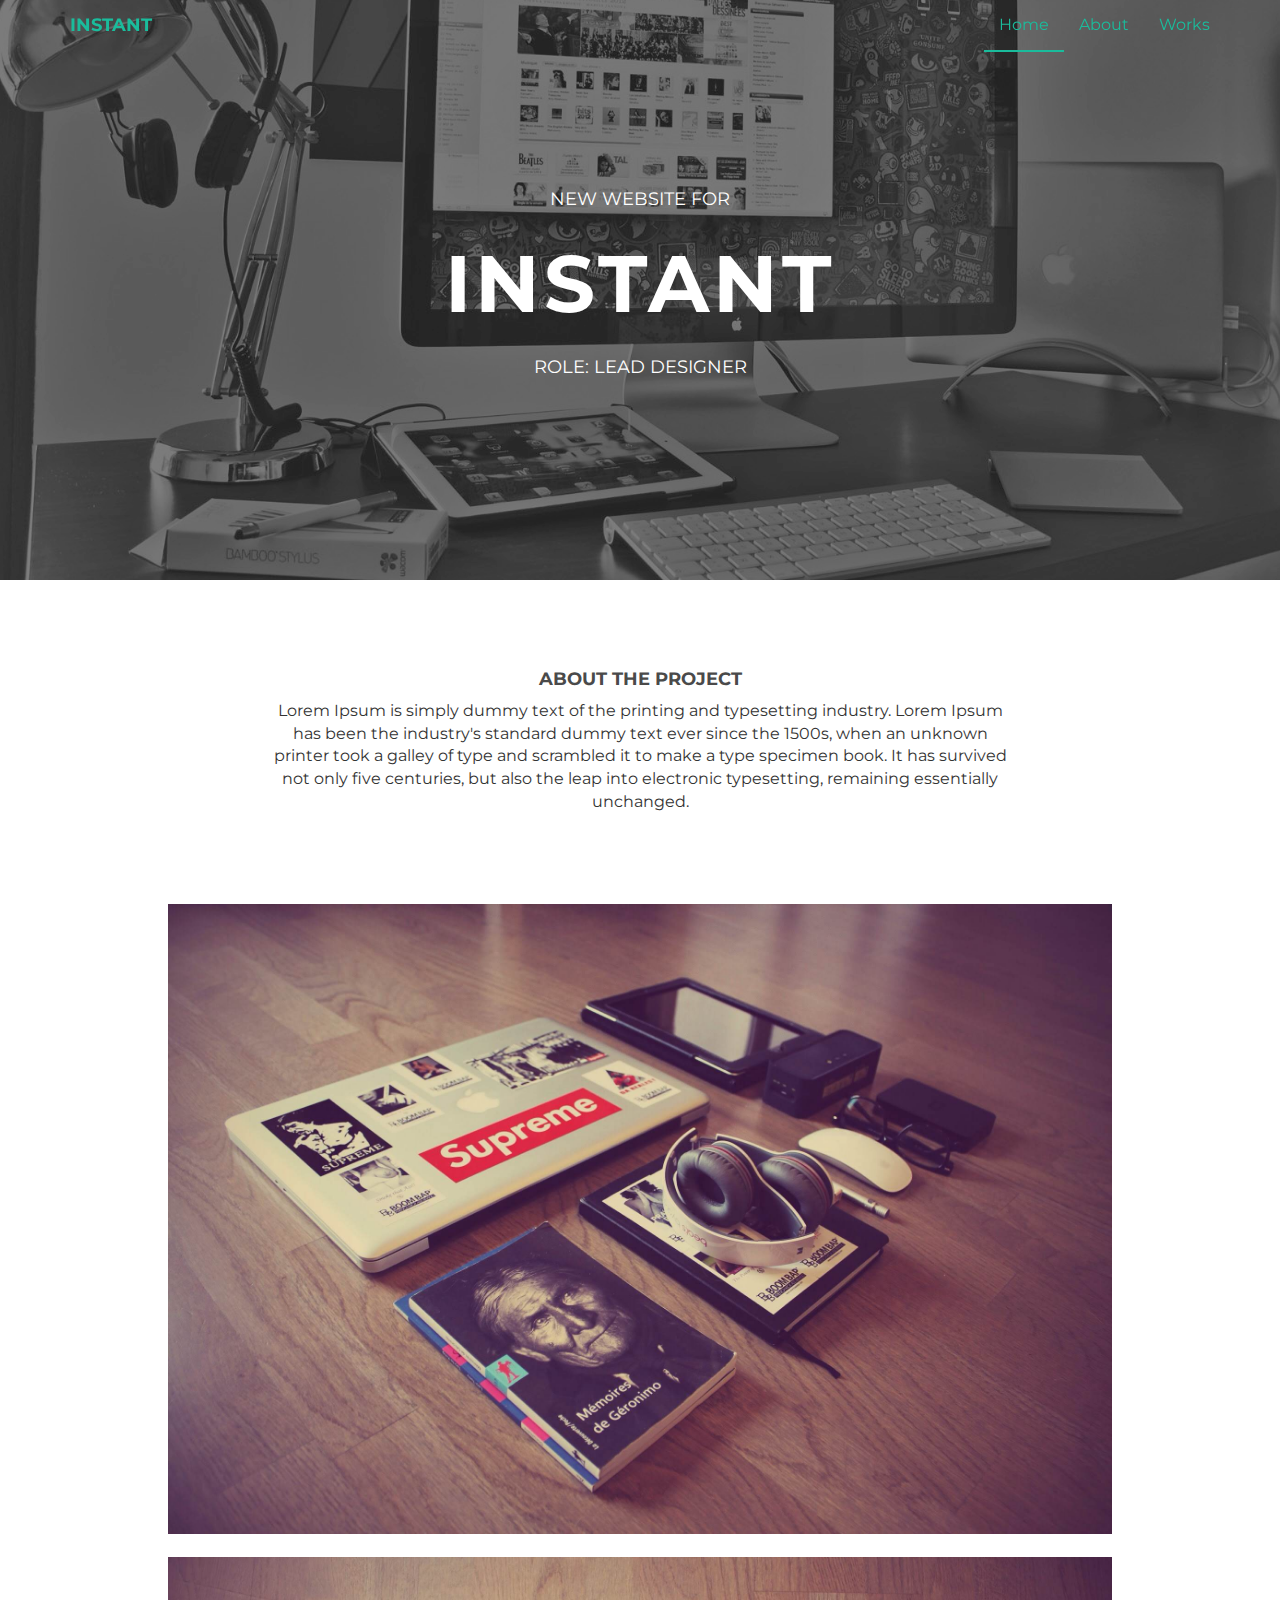
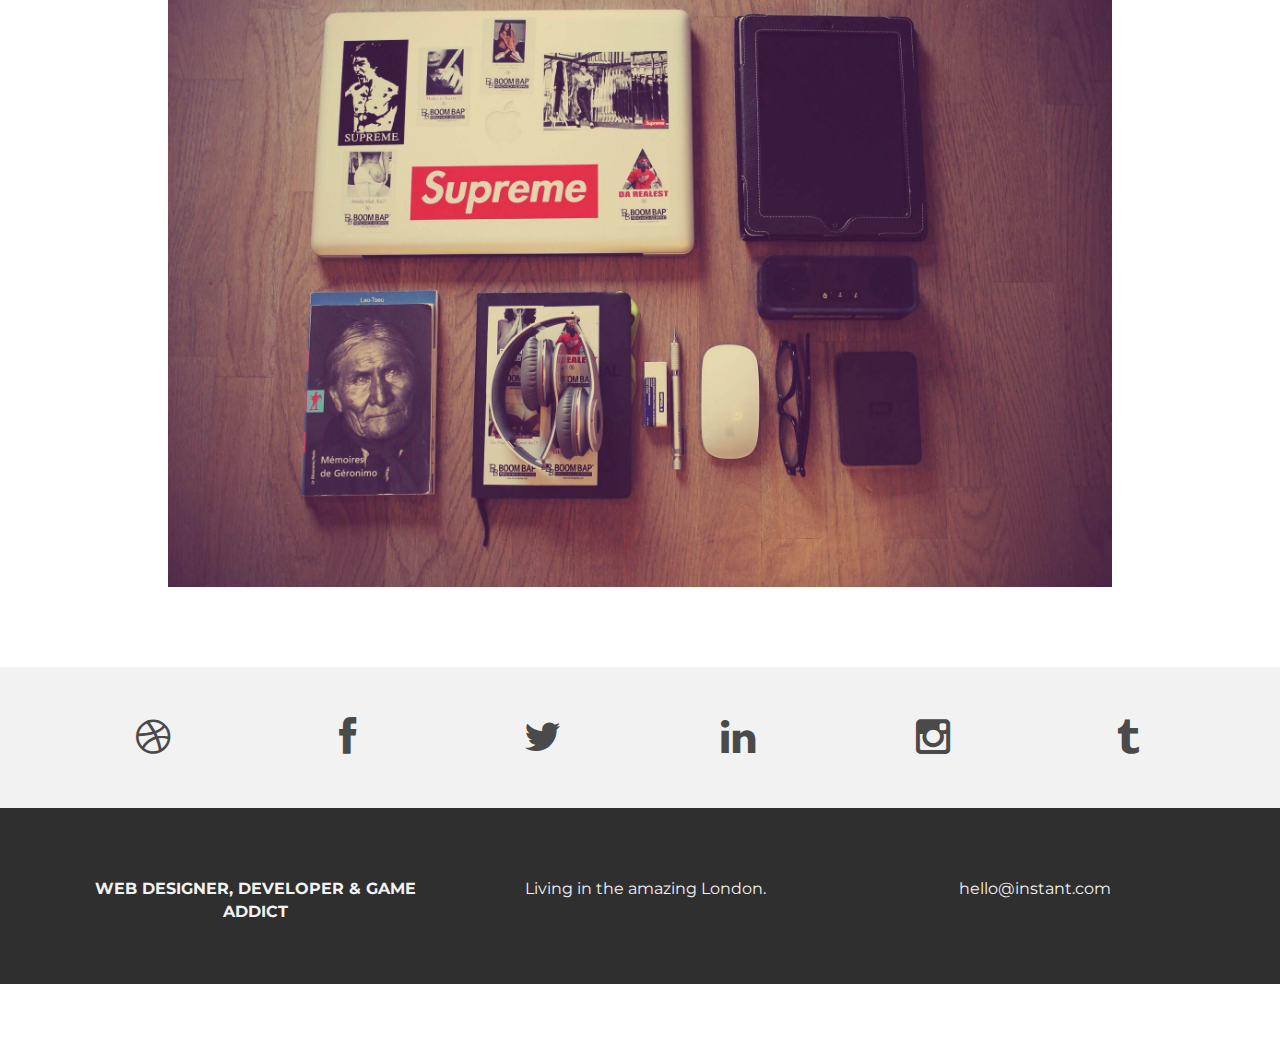
<file: work.html>
<!DOCTYPE html>
<html lang="en">
  <head>
    <meta charset="utf-8">
    <meta http-equiv="X-UA-Compatible" content="IE=edge">
    <meta name="viewport" content="width=device-width, initial-scale=1">
    <meta name="description" content="">
    <meta name="author" content="">
    <link rel="shortcut icon" href="assets/ico/favicon.ico">

    <title>INSTANT - Bootstrap Theme</title>

    <!-- Bootstrap core CSS -->
    <link href="assets/css/bootstrap.css" rel="stylesheet">

    <!-- Custom styles for this template -->
    <link href="assets/css/style.css" rel="stylesheet">
    <link href="assets/css/font-awesome.min.css" rel="stylesheet">

    <!-- Just for debugging purposes. Don't actually copy this line! -->
    <!--[if lt IE 9]><script src="../../assets/js/ie8-responsive-file-warning.js"></script><![endif]-->

    <!-- HTML5 shim and Respond.js IE8 support of HTML5 elements and media queries -->
    <!--[if lt IE 9]>
      <script src="https://oss.maxcdn.com/libs/html5shiv/3.7.0/html5shiv.js"></script>
      <script src="https://oss.maxcdn.com/libs/respond.js/1.4.2/respond.min.js"></script>
    <![endif]-->
  </head>

  <body>

    <!-- Static navbar -->
    <div class="navbar navbar-default navbar-fixed-top" role="navigation">
      <div class="container">
        <div class="navbar-header">
          <button type="button" class="navbar-toggle" data-toggle="collapse" data-target=".navbar-collapse">
            <span class="sr-only">Toggle navigation</span>
            <span class="icon-bar"></span>
            <span class="icon-bar"></span>
            <span class="icon-bar"></span>
          </button>
          <a class="navbar-brand" href="index.html">INSTANT</a>
        </div>
        <div class="navbar-collapse collapse">
          <ul class="nav navbar-nav navbar-right">
            <li class="active"><a href="index.html">Home</a></li>
            <li><a href="about.html">About</a></li>
            <li><a href="#works">Works</a></li>
          </ul>
        </div><!--/.nav-collapse -->
      </div>
    </div>


	<div id="workwrap">
	    <div class="container">
			<div class="row">
				<div class="col-lg-6 col-lg-offset-3">
					<h4>NEW WEBSITE FOR</h4>
					<h1>INSTANT</h1>
					<h4>ROLE: LEAD DESIGNER</h4>
				</div>
			</div><! --/row -->
	    </div> <!-- /container -->
	</div><! --/workwrap -->
	
	<section id="works"></section>
	<div class="container">
		<div class="row centered mt mb">
			<div class="col-lg-8 col-lg-offset-2">
				<h4>ABOUT THE PROJECT</h4>
				<p>Lorem Ipsum is simply dummy text of the printing and typesetting industry. Lorem Ipsum has been the industry's standard dummy text ever since the 1500s, when an unknown printer took a galley of type and scrambled it to make a type specimen book. It has survived not only five centuries, but also the leap into electronic typesetting, remaining essentially unchanged.</p>
			</div>
			<div class="col-lg-10 col-lg-offset-1 mt">
				<img class="img-responsive" src="assets/img/pr01.jpg">
				<br>
				<img class="img-responsive" src="assets/img/pr02.jpg">
			</div>

		</div><! --/row -->
	</div><! --/container -->
	
	<div id="social">
		<div class="container">
			<div class="row centered">
				<div class="col-lg-2">
					<a href="#"><i class="fa fa-dribbble"></i></a>
				</div>
				<div class="col-lg-2">
					<a href="#"><i class="fa fa-facebook"></i></a>
				</div>
				<div class="col-lg-2">
					<a href="#"><i class="fa fa-twitter"></i></a>
				</div>
				<div class="col-lg-2">
					<a href="#"><i class="fa fa-linkedin"></i></a>
				</div>
				<div class="col-lg-2">
					<a href="#"><i class="fa fa-instagram"></i></a>
				</div>
				<div class="col-lg-2">
					<a href="#"><i class="fa fa-tumblr"></i></a>
				</div>
			
			</div><! --/row -->
		</div><! --/container -->
	</div><! --/social -->

	<div id="footerwrap">
		<div class="container">
			<div class="row centered">
				<div class="col-lg-4">
					<p><b>WEB DESIGNER, DEVELOPER & GAME ADDICT</b></p>
				</div>
			
				<div class="col-lg-4">
					<p>Living in the amazing London.</p>
				</div>
				<div class="col-lg-4">
					<p>hello@instant.com</p>
				</div>
			
			</div>
		
		</div>
	</div><! --/footerwrap -->
	


    <!-- Bootstrap core JavaScript
    ================================================== -->
    <!-- Placed at the end of the document so the pages load faster -->
    <script src="https://ajax.googleapis.com/ajax/libs/jquery/1.11.0/jquery.min.js"></script>
    <script src="assets/js/bootstrap.min.js"></script>
  </body>
</html>
</file>
<file: style.css>
html {
background-color:#3d4551;
background:linear-gradient(#3d4551,#3d2222);
height:100%;
color:#b73c4c;
margin:0;
padding:0;
}

body {
height:auto;
width:auto;
background-color:#252525;
border-radius:10px;
margin:25px;
padding:25px;
}

p {
text-align:center;
margin-top:30px;
width:100%;
}

section {
display:inline-block;
vertical-align:text-top;
overflow:auto;
font-size:1.1em;
text-shadow:1px 1px #000;
padding:5px;
}

aside {
display:inline-block;
vertical-align:top;
padding:10px;
}

#about-image {
border-radius:200px;
height:400px;
width:400px;
box-shadow:3px 3px #000;
margin:30px 30px 30px 15px;
}

#image {
float:left;
height:400px;
width:400px;
border-radius:200px;
box-shadow:3px 3px #000;
margin:30px 30px 30px 15px;
}

a {
color:#BDB76B;
}

a:visited {
color:grey;
}

header,footer {
text-align:center;
font-family:'Inknut Antiqua', serif;
line-height:25px;
text-shadow:3px 3px #000;
}

.center {
text-align:center;
}

@media only screen and (max-width: 500px) {
#image,#about-image {
height:250px;
width:100%;
border-radius:100px;
margin-left:-3px;
}

header {
font-size:.6em;
line-height:35px;
margin-bottom:-25px;
}
}
</file>
<file: assets/css/style.css>
/*
 * Author: Carlos Alvarez
 * URL: http://Alvarez.is
 *
 * Project Name: NYC Design
 * Version: 1.0
 * Date: 04-20-2014
 * URL: 
 */


/* ==========================================================================
   Base Styles, Bootstrap Modifications & Fonts Import
   ========================================================================== */

@import url(http://fonts.googleapis.com/css?family=Montserrat:400,700);


::-moz-selection {
    background: #f2c2c9;
    color: #a4003a;
    text-shadow: none;
}

::selection {
    background: #16a085;
    color: #a4003a;
    text-shadow: none;
}

/*
 * A better looking default horizontal rule
 */

 hr {
    display: block;
    height: 1px;
    border: 0;
    border-top: 1px solid #ccc;
    margin: 1em 0;
    padding: 0;
}

.centered {
	text-align: center
}

.mt {
	margin-top: 80px;
}

.mb {
	margin-bottom: 80px;
}

/* ==========================================================================
   General styles
   ========================================================================== */


body {
    font-family: 'Montserrat', sans-serif;
    font-weight: 400;
    font-size: 16px;

    -webkit-font-smoothing: antialiased;
    -webkit-overflow-scrolling: touch;
}

h1, h2, h3, h4, h5, h6 {
	font-weight: 700;
    color: #4a4a4a;
}


.navbar-brand {
	font-weight: 700;
}

.navbar-default .navbar-brand {
	color: #1abc9c;
}

.navbar-default {
	background-color: transparent;
	border-color: transparent;
}

.navbar-default .navbar-nav > .active > a, .navbar-default .navbar-nav > .active > a:hover, .navbar-default .navbar-nav > .active > a:focus {
	color: #1abc9c;
	background-color: transparent;
	border-bottom: 2px solid #1abc9c
}

.navbar-default .navbar-nav > li > a {
	color: #1abc9c;
}

/* ==========================================================================
   Wrap Sections
   ========================================================================== */

#headerwrap {
	background: url(../img/back.jpg) no-repeat center top;
	margin-top: -70px;
	padding-top: 250px;
	text-align:center;
	background-attachment: relative;
	background-position: center center;
	min-height: 650px;
	width: 100%;
	
    -webkit-background-size: 100%;
    -moz-background-size: 100%;
    -o-background-size: 100%;
    background-size: 100%;

    -webkit-background-size: cover;
    -moz-background-size: cover;
    -o-background-size: cover;
    background-size: cover;
}

#headerwrap h1 {
	color:#ffffff;
	padding-top: 10px;
	padding-bottom: 20px;
	letter-spacing: 4px;
	font-size: 80px;
	font-weight: bold;
}

#headerwrap h4 {
	font-weight: 400;
	color: #ffffff
}

#social {
	padding-top: 50px;
	padding-bottom: 50px;
	background-color: #f2f2f2;
}

#social i {
	font-size: 40px;
	color: #4a4a4a
}

#social i:hover {
	color: #1abc9c
}

a {
  color: #0D6150
}

#footerwrap {
	padding-top: 70px;
	padding-bottom: 50px;
	background-color: #2f2f2f;
}

#footerwrap p {
	color: #f2f2f2;
	margin-left: 10px;
}

#workwrap {	
	background: url(../img/work.jpg) no-repeat center top;
	margin-top: -70px;
	padding-top: 250px;
	text-align:center;
	background-attachment: relative;
	background-position: center center;
	min-height: 650px;
	width: 100%;
	
    -webkit-background-size: 100%;
    -moz-background-size: 100%;
    -o-background-size: 100%;
    background-size: 100%;

    -webkit-background-size: cover;
    -moz-background-size: cover;
    -o-background-size: cover;
    background-size: cover;
}

#workwrap h1 {
	color:#ffffff;
	padding-top: 10px;
	padding-bottom: 20px;
	letter-spacing: 4px;
	font-size: 80px;
	font-weight: bold;
}

#workwrap h4 {
	font-weight: 400;
	color: #ffffff
}

#aboutwrap {	
	background: url(../img/about.jpg) no-repeat center top;
	margin-top: -200px;
	padding-top: 250px;
  text-align:center;
	background-attachment: relative;
	background-position: center center;
	min-height: 800px;
	width: 100%;
	
    -webkit-background-size: 100%;
    -moz-background-size: 100%;
    -o-background-size: 100%;
    background-size: 100%;

    -webkit-background-size: cover;
    -moz-background-size: cover;
    -o-background-size: cover;
    background-size: cover;
}




/* Gallery */
.gallery {
	margin-top: 30px;
}

.gallery img:hover {
	opacity: 0.4;
}
</file>
